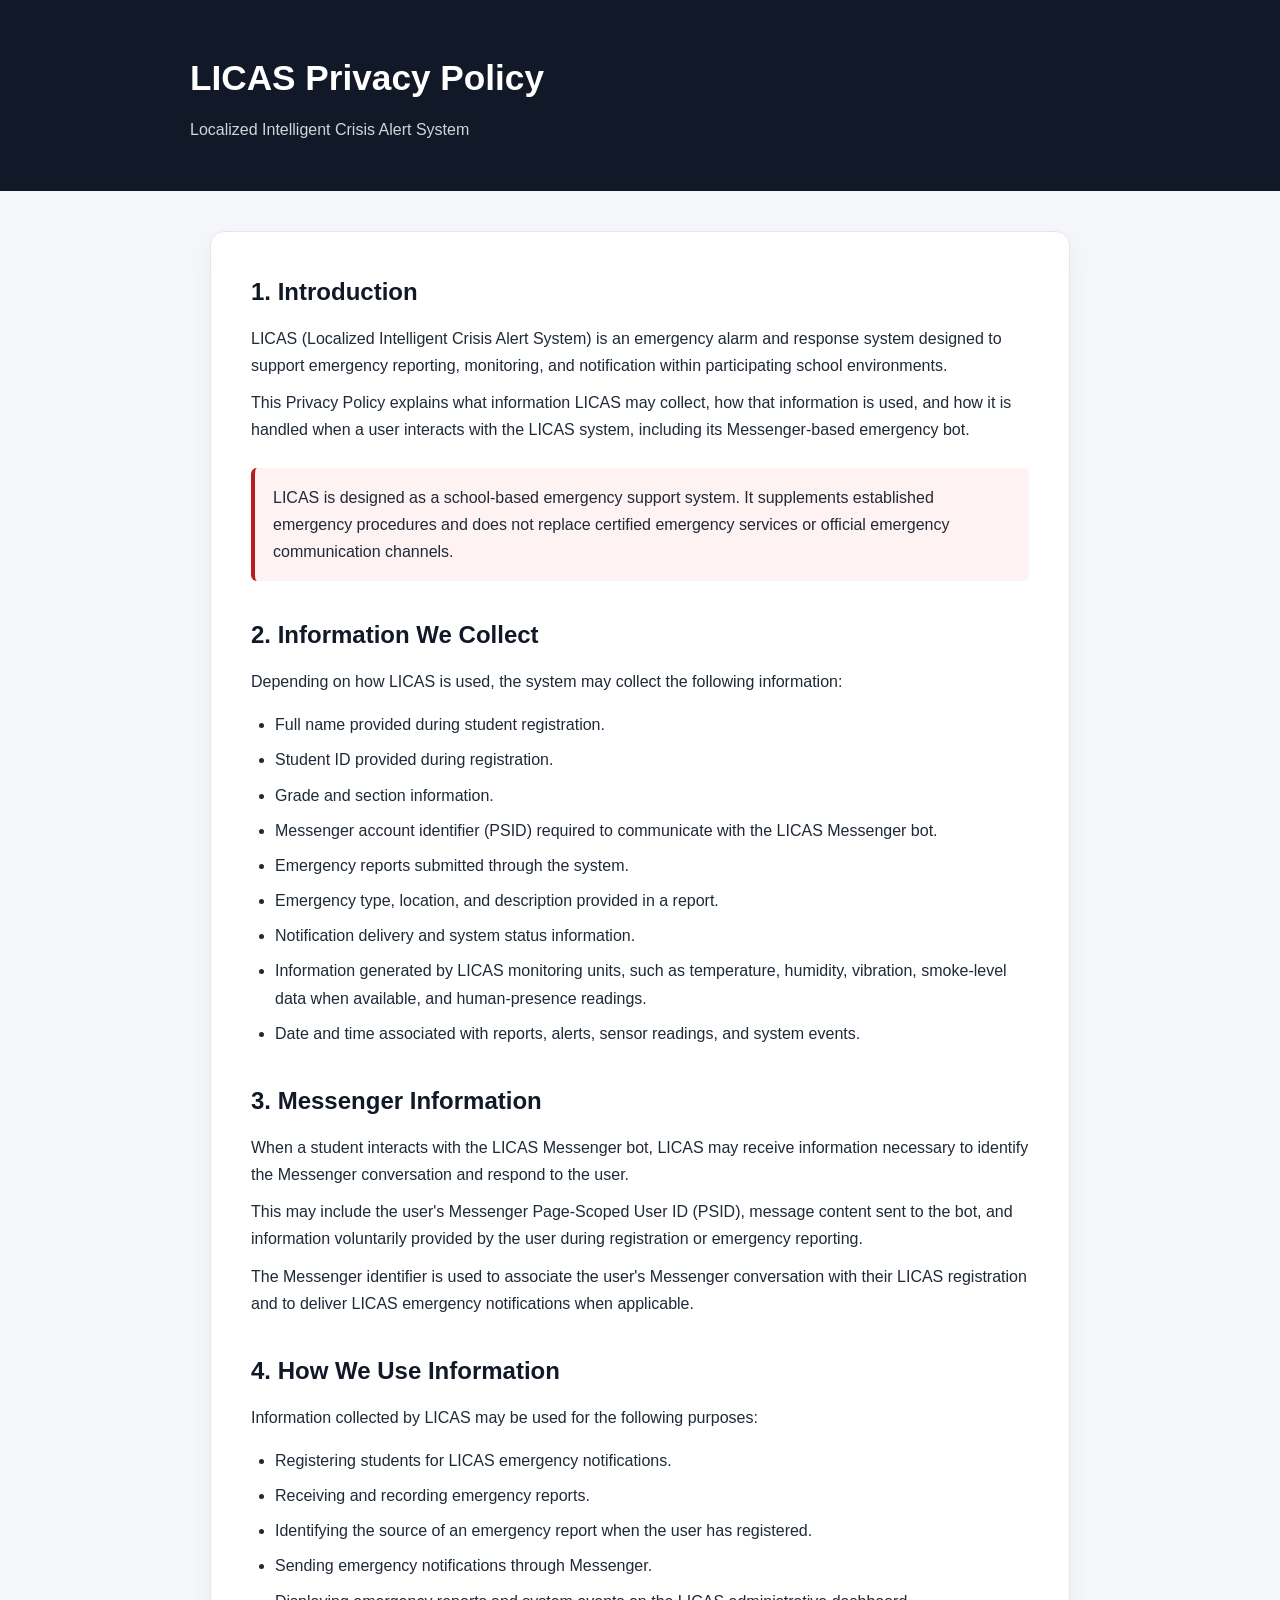
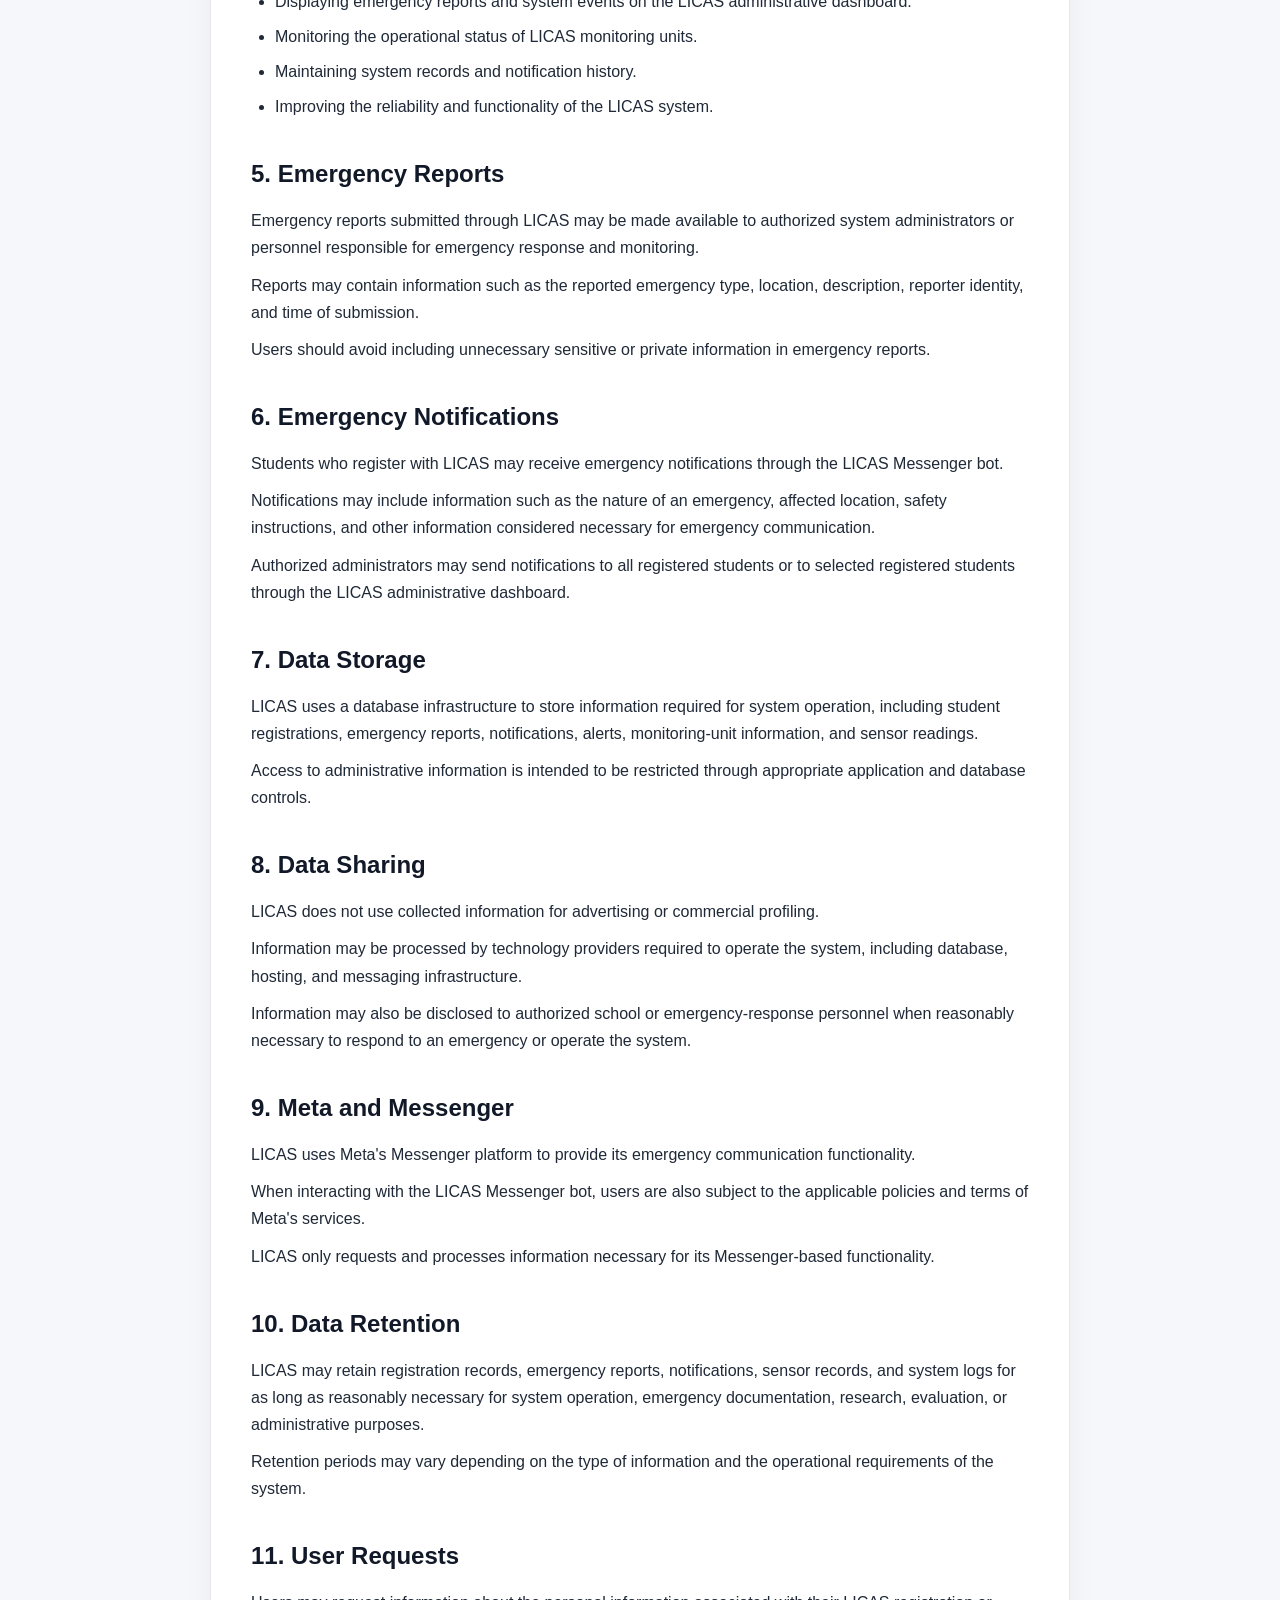
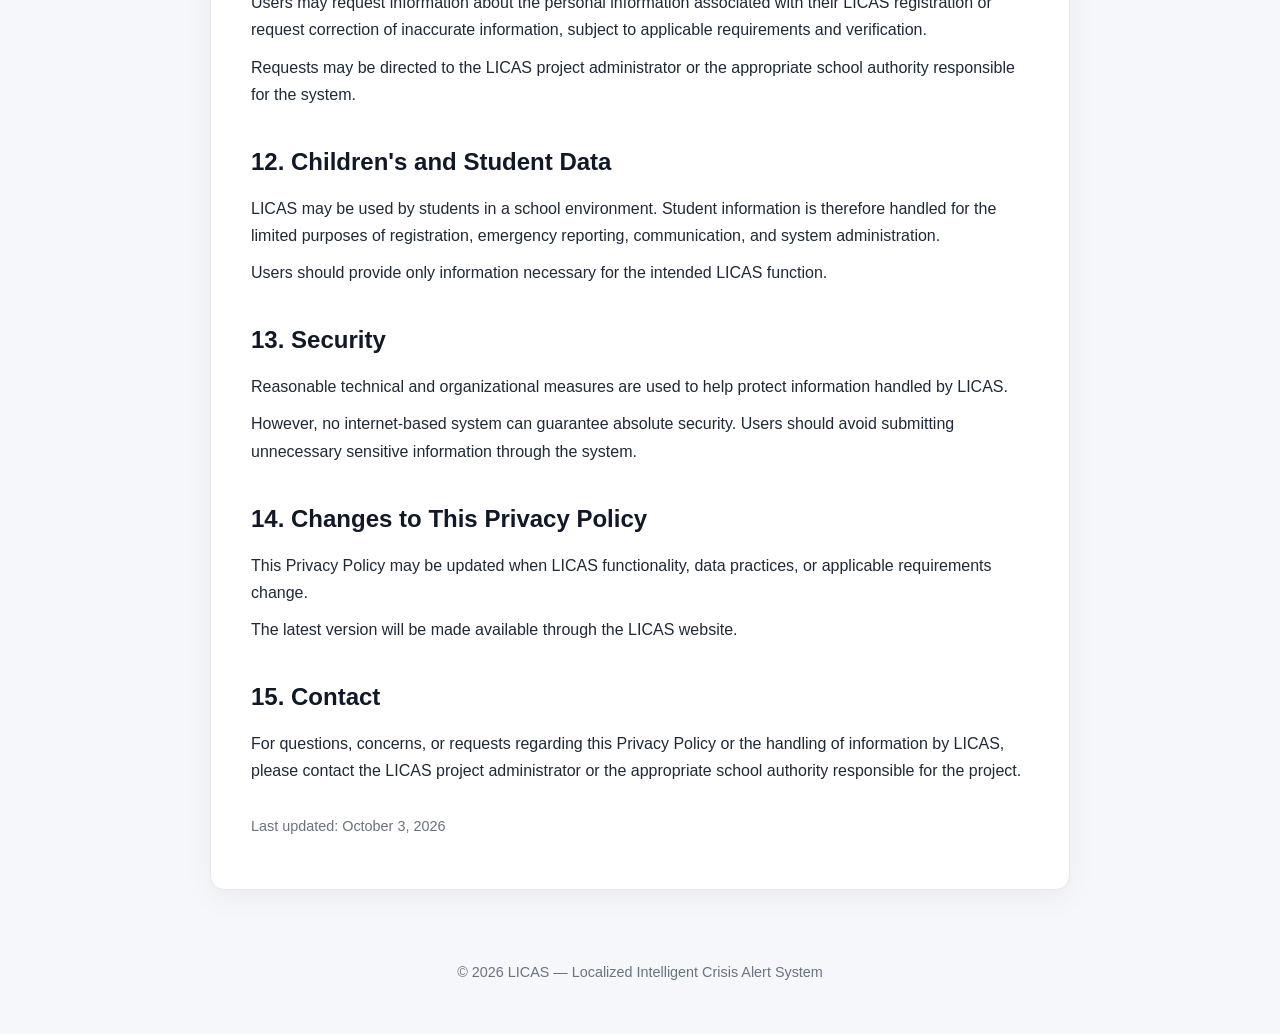
<file: privacy-policy.html>
<!DOCTYPE html>
<html lang="en">
<head>
    <meta charset="UTF-8">
    <meta name="viewport" content="width=device-width, initial-scale=1.0">

    <title>LICAS Privacy Policy</title>

    <style>
        :root {
            --bg: #f5f7fa;
            --card: #ffffff;
            --text: #1f2937;
            --muted: #6b7280;
            --accent: #b91c1c;
            --border: #e5e7eb;
        }

        * {
            box-sizing: border-box;
        }

        body {
            margin: 0;
            font-family:
                Inter,
                -apple-system,
                BlinkMacSystemFont,
                "Segoe UI",
                Roboto,
                Arial,
                sans-serif;
            background: var(--bg);
            color: var(--text);
            line-height: 1.7;
        }

        header {
            background: #111827;
            color: white;
            padding: 48px 20px;
        }

        header .container {
            max-width: 900px;
            margin: auto;
        }

        header h1 {
            margin: 0 0 8px;
            font-size: 2.2rem;
        }

        header p {
            margin: 0;
            color: #d1d5db;
        }

        main {
            max-width: 900px;
            margin: 40px auto;
            padding: 0 20px;
        }

        .policy {
            background: var(--card);
            border: 1px solid var(--border);
            border-radius: 14px;
            padding: 40px;
            box-shadow: 0 8px 30px rgba(0, 0, 0, 0.05);
        }

        h2 {
            margin-top: 34px;
            margin-bottom: 12px;
            color: #111827;
        }

        h2:first-child {
            margin-top: 0;
        }

        p {
            margin: 10px 0;
        }

        ul {
            padding-left: 24px;
        }

        li {
            margin-bottom: 8px;
        }

        .notice {
            border-left: 4px solid var(--accent);
            background: #fef2f2;
            padding: 16px 18px;
            margin: 24px 0;
            border-radius: 6px;
        }

        .updated {
            color: var(--muted);
            font-size: 0.9rem;
            margin-top: 30px;
        }

        footer {
            text-align: center;
            color: var(--muted);
            padding: 30px 20px 50px;
            font-size: 0.9rem;
        }

        a {
            color: #2563eb;
        }

        @media (max-width: 600px) {
            .policy {
                padding: 24px;
            }

            header {
                padding: 36px 20px;
            }

            header h1 {
                font-size: 1.8rem;
            }
        }
    </style>
</head>

<body>

<header>
    <div class="container">
        <h1>LICAS Privacy Policy</h1>
        <p>
            Localized Intelligent Crisis Alert System
        </p>
    </div>
</header>

<main>

    <article class="policy">

        <h2>1. Introduction</h2>

        <p>
            LICAS (Localized Intelligent Crisis Alert System) is an
            emergency alarm and response system designed to support
            emergency reporting, monitoring, and notification within
            participating school environments.
        </p>

        <p>
            This Privacy Policy explains what information LICAS may
            collect, how that information is used, and how it is
            handled when a user interacts with the LICAS system,
            including its Messenger-based emergency bot.
        </p>

        <div class="notice">
            LICAS is designed as a school-based emergency support
            system. It supplements established emergency procedures
            and does not replace certified emergency services or
            official emergency communication channels.
        </div>


        <h2>2. Information We Collect</h2>

        <p>
            Depending on how LICAS is used, the system may collect
            the following information:
        </p>

        <ul>
            <li>Full name provided during student registration.</li>
            <li>Student ID provided during registration.</li>
            <li>Grade and section information.</li>
            <li>Messenger account identifier (PSID) required to communicate with the LICAS Messenger bot.</li>
            <li>Emergency reports submitted through the system.</li>
            <li>Emergency type, location, and description provided in a report.</li>
            <li>Notification delivery and system status information.</li>
            <li>Information generated by LICAS monitoring units, such as temperature, humidity, vibration, smoke-level data when available, and human-presence readings.</li>
            <li>Date and time associated with reports, alerts, sensor readings, and system events.</li>
        </ul>


        <h2>3. Messenger Information</h2>

        <p>
            When a student interacts with the LICAS Messenger bot,
            LICAS may receive information necessary to identify the
            Messenger conversation and respond to the user.
        </p>

        <p>
            This may include the user's Messenger Page-Scoped User ID
            (PSID), message content sent to the bot, and information
            voluntarily provided by the user during registration or
            emergency reporting.
        </p>

        <p>
            The Messenger identifier is used to associate the user's
            Messenger conversation with their LICAS registration and
            to deliver LICAS emergency notifications when applicable.
        </p>


        <h2>4. How We Use Information</h2>

        <p>
            Information collected by LICAS may be used for the
            following purposes:
        </p>

        <ul>
            <li>Registering students for LICAS emergency notifications.</li>
            <li>Receiving and recording emergency reports.</li>
            <li>Identifying the source of an emergency report when the user has registered.</li>
            <li>Sending emergency notifications through Messenger.</li>
            <li>Displaying emergency reports and system events on the LICAS administrative dashboard.</li>
            <li>Monitoring the operational status of LICAS monitoring units.</li>
            <li>Maintaining system records and notification history.</li>
            <li>Improving the reliability and functionality of the LICAS system.</li>
        </ul>


        <h2>5. Emergency Reports</h2>

        <p>
            Emergency reports submitted through LICAS may be made
            available to authorized system administrators or personnel
            responsible for emergency response and monitoring.
        </p>

        <p>
            Reports may contain information such as the reported
            emergency type, location, description, reporter identity,
            and time of submission.
        </p>

        <p>
            Users should avoid including unnecessary sensitive or
            private information in emergency reports.
        </p>


        <h2>6. Emergency Notifications</h2>

        <p>
            Students who register with LICAS may receive emergency
            notifications through the LICAS Messenger bot.
        </p>

        <p>
            Notifications may include information such as the nature
            of an emergency, affected location, safety instructions,
            and other information considered necessary for emergency
            communication.
        </p>

        <p>
            Authorized administrators may send notifications to all
            registered students or to selected registered students
            through the LICAS administrative dashboard.
        </p>


        <h2>7. Data Storage</h2>

        <p>
            LICAS uses a database infrastructure to store information
            required for system operation, including student
            registrations, emergency reports, notifications, alerts,
            monitoring-unit information, and sensor readings.
        </p>

        <p>
            Access to administrative information is intended to be
            restricted through appropriate application and database
            controls.
        </p>


        <h2>8. Data Sharing</h2>

        <p>
            LICAS does not use collected information for advertising
            or commercial profiling.
        </p>

        <p>
            Information may be processed by technology providers
            required to operate the system, including database,
            hosting, and messaging infrastructure.
        </p>

        <p>
            Information may also be disclosed to authorized school or
            emergency-response personnel when reasonably necessary to
            respond to an emergency or operate the system.
        </p>


        <h2>9. Meta and Messenger</h2>

        <p>
            LICAS uses Meta's Messenger platform to provide its
            emergency communication functionality.
        </p>

        <p>
            When interacting with the LICAS Messenger bot, users are
            also subject to the applicable policies and terms of
            Meta's services.
        </p>

        <p>
            LICAS only requests and processes information necessary
            for its Messenger-based functionality.
        </p>


        <h2>10. Data Retention</h2>

        <p>
            LICAS may retain registration records, emergency reports,
            notifications, sensor records, and system logs for as long
            as reasonably necessary for system operation, emergency
            documentation, research, evaluation, or administrative
            purposes.
        </p>

        <p>
            Retention periods may vary depending on the type of
            information and the operational requirements of the
            system.
        </p>


        <h2>11. User Requests</h2>

        <p>
            Users may request information about the personal
            information associated with their LICAS registration or
            request correction of inaccurate information, subject to
            applicable requirements and verification.
        </p>

        <p>
            Requests may be directed to the LICAS project administrator
            or the appropriate school authority responsible for the
            system.
        </p>


        <h2>12. Children's and Student Data</h2>

        <p>
            LICAS may be used by students in a school environment.
            Student information is therefore handled for the limited
            purposes of registration, emergency reporting,
            communication, and system administration.
        </p>

        <p>
            Users should provide only information necessary for the
            intended LICAS function.
        </p>


        <h2>13. Security</h2>

        <p>
            Reasonable technical and organizational measures are used
            to help protect information handled by LICAS.
        </p>

        <p>
            However, no internet-based system can guarantee absolute
            security. Users should avoid submitting unnecessary
            sensitive information through the system.
        </p>


        <h2>14. Changes to This Privacy Policy</h2>

        <p>
            This Privacy Policy may be updated when LICAS functionality,
            data practices, or applicable requirements change.
        </p>

        <p>
            The latest version will be made available through the
            LICAS website.
        </p>


        <h2>15. Contact</h2>

        <p>
            For questions, concerns, or requests regarding this
            Privacy Policy or the handling of information by LICAS,
            please contact the LICAS project administrator or the
            appropriate school authority responsible for the project.
        </p>

        <p class="updated">
            Last updated: October 3, 2026
        </p>

    </article>

</main>

<footer>
    © 2026 LICAS — Localized Intelligent Crisis Alert System
</footer>

</body>
</html>
</file>
